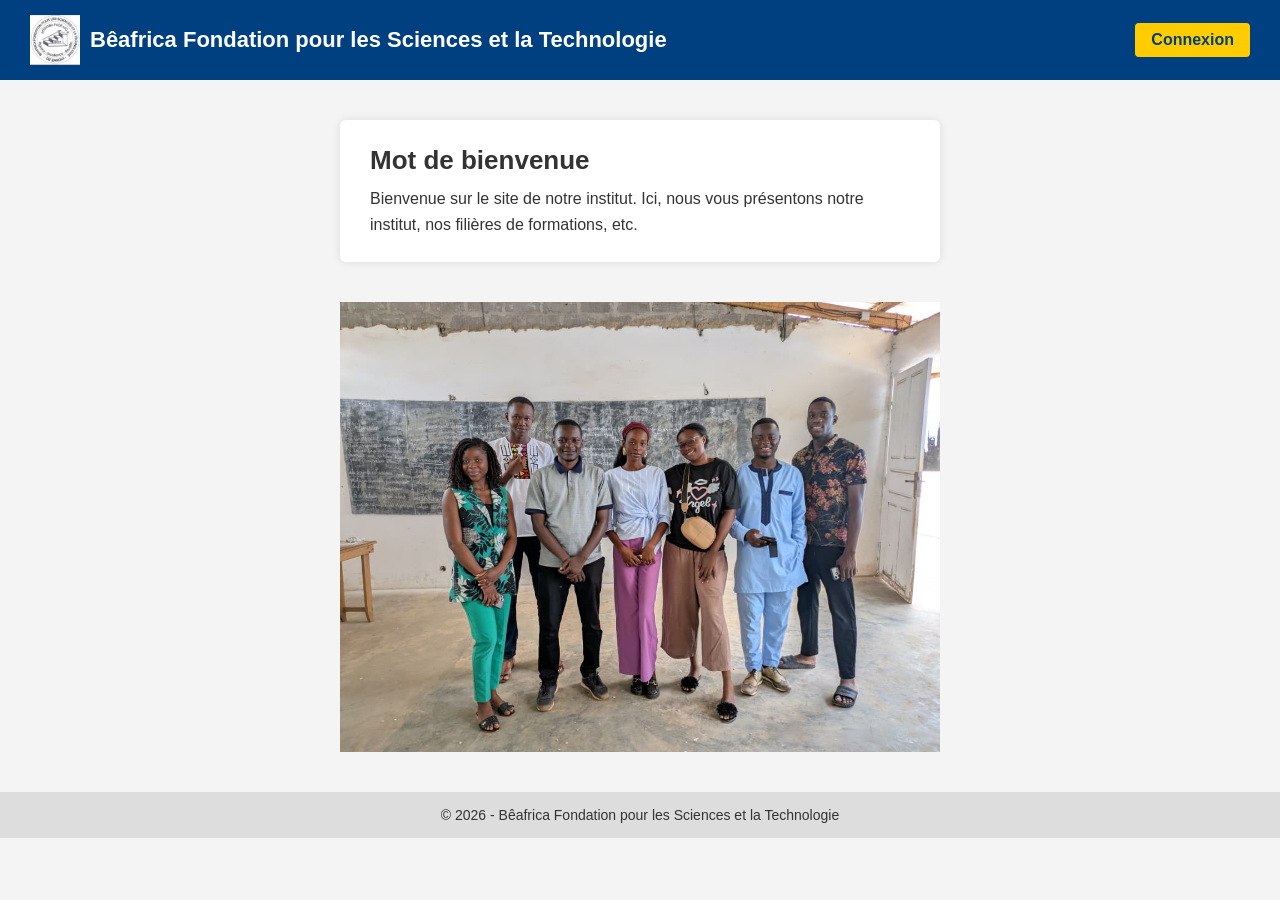
<file: index.html>
<!DOCTYPE html>
<html lang="fr">
<head>
  <meta charset="UTF-8">
  <title>Institut - Bienvenue</title>
  <meta name="viewport" content="width=device-width, initial-scale=1.0">
  <link rel="stylesheet" href="style.css">
</head>
<body>

<header>
  <div class="brand">
    <img src="BFST.jpg" alt="BFST"><!-- remplace par ton fichier logo -->
    <h1>Bêafrica Fondation pour les Sciences et la Technologie</h1>
  </div>
  <a href="login.html" class="header-btn">Connexion</a>
</header>

<main>
  <div class="center-box">
    <h2>Mot de bienvenue</h2>
    <p>
      Bienvenue sur le site de notre institut.  
      Ici, nous vous présentons notre institut, nos filières de formations, etc.
    </p>
  </div>
</main>
<img src="mifa.jpeg" alt="mifa" class="footer-image">
<footer>
  &copy; 2026 - Bêafrica Fondation pour les Sciences et la Technologie
</footer>

</body>
</html>
</file>
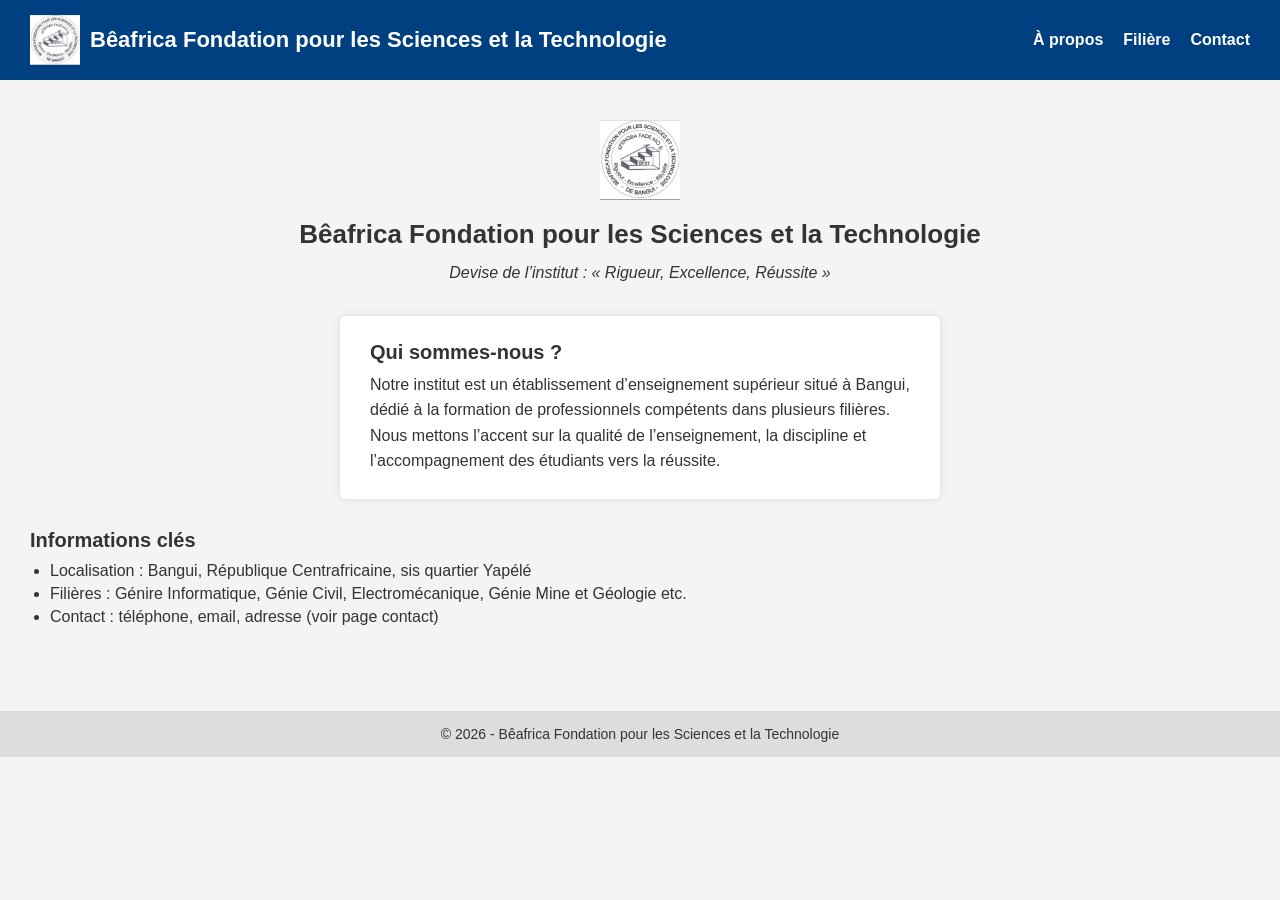
<file: accueil.html>
<!DOCTYPE html>
<html lang="fr">
<head>
  <meta charset="UTF-8">
  <title>Accueil - Institut</title>
  <meta name="viewport" content="width=device-width, initial-scale=1.0">
  <link rel="stylesheet" href="style.css">
</head>
<body>

<header>
  <div class="brand">
    <img src="BFST.jpg" alt="BFST">
    <h1>Bêafrica Fondation pour les Sciences et la Technologie</h1>
  </div>

  <!-- Menu en haut à droite -->
  <nav>
    <ul>
      <li><a href="apropos.html">À propos</a></li>
      <li><a href="filiere.html">Filière</a></li>
      <li><a href="contact.html">Contact</a></li>
    </ul>
  </nav>
</header>

<main>
  <!-- Section présentation + devise -->
  <section style="text-align: center; margin-bottom: 30px;">
    <img src="BFST.jpg" alt="BFST" style="height: 80px; margin-bottom: 15px;">
    <h2>Bêafrica Fondation pour les Sciences et la Technologie</h2>
    <p style="font-style: italic; margin-top: 10px;">
      Devise de l’institut : « Rigueur, Excellence, Réussite »
    </p>
  </section>

  <!-- Section description -->
  <section class="center-box">
    <h3>Qui sommes-nous ?</h3>
    <p>
      Notre institut est un établissement d’enseignement supérieur situé à Bangui,
      dédié à la formation de professionnels compétents dans plusieurs filières.
      Nous mettons l’accent sur la qualité de l’enseignement, la discipline
      et l’accompagnement des étudiants vers la réussite.
    </p>
  </section>

  <!-- Section infos rapides -->
  <section style="margin-top: 30px;">
    <h3>Informations clés</h3>
    <ul style="margin-top: 10px; margin-left: 20px;">
      <li>Localisation : Bangui, République Centrafricaine, sis quartier Yapélé</li>
      <li>Filières : Génire Informatique, Génie Civil, Electromécanique, Génie Mine et Géologie etc.</li>
      <li>Contact : téléphone, email, adresse (voir page contact)</li>
    </ul>
  </section>
</main>


<footer>
  &copy; 2026 - Bêafrica Fondation pour les Sciences et la Technologie
</footer>

</body>
</html>
</file>
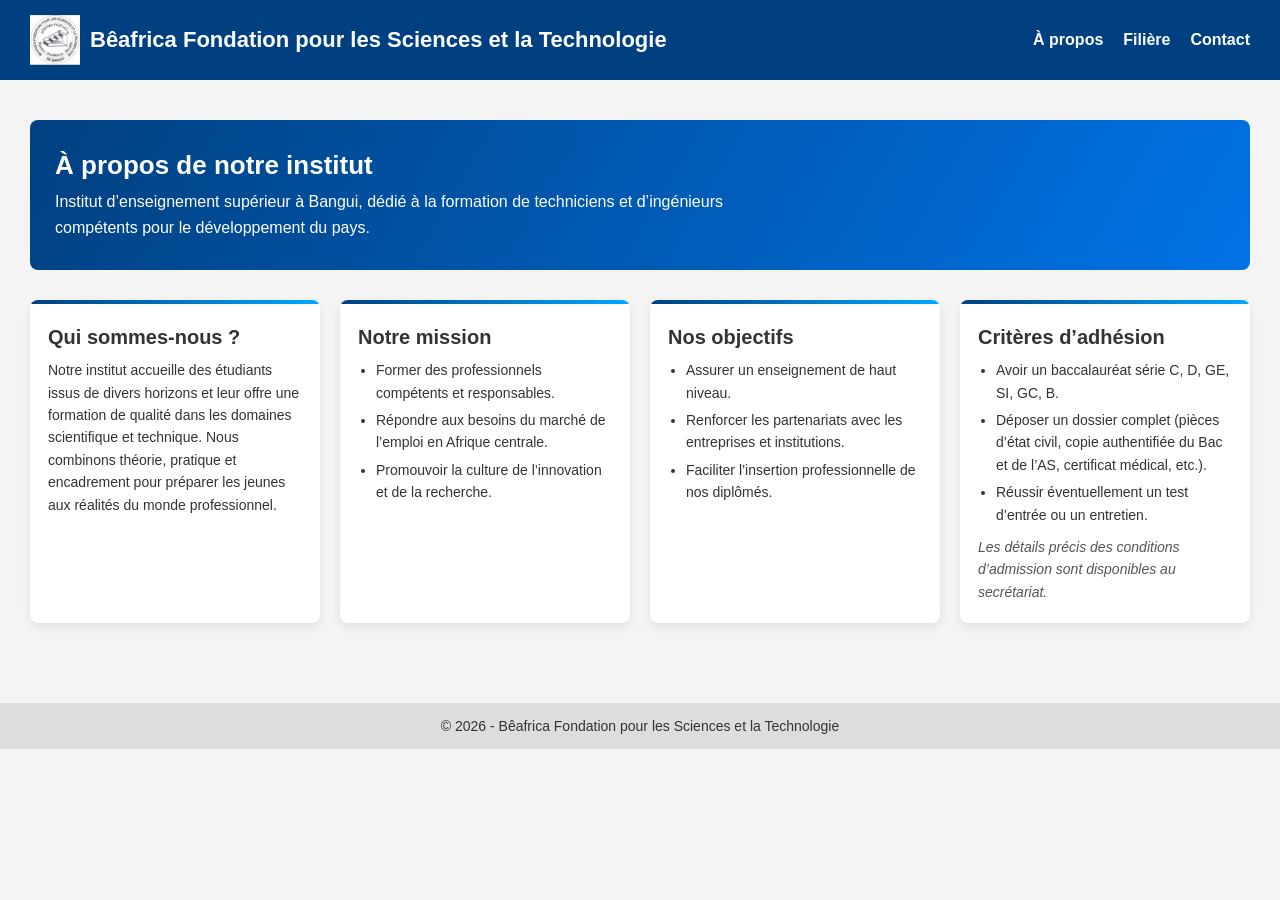
<file: apropos.html>
<!DOCTYPE html>
<html lang="fr">
<head>
  <meta charset="UTF-8">
  <title>À propos - Bêafrica Fondation pour les Sciences et la Technologie</title>
  <meta name="viewport" content="width=device-width, initial-scale=1.0">
  <link rel="stylesheet" href="style.css">
</head>
<body>

<header>
  <div class="brand">
    <img src="BFST.jpg" alt="Logo Institut">
    <h1>Bêafrica Fondation pour les Sciences et la Technologie</h1>
  </div>

  <nav>
    <ul>
      <li><a href="apropos.html">À propos</a></li>
      <li><a href="filiere.html">Filière</a></li>
      <li><a href="contact.html">Contact</a></li>
    </ul>
  </nav>
</header>

<main>
  <!-- Bandeau de présentation -->
  <section class="about-hero">
    <h2>À propos de notre institut</h2>
    <p>
      Institut d’enseignement supérieur à Bangui, dédié à la formation de techniciens
      et d’ingénieurs compétents pour le développement du pays.
    </p>
  </section>

  <!-- Grille des blocs : qui sommes-nous, mission, objectifs, critères -->
  <section class="about-grid">
    <article class="about-card">
      <h3>Qui sommes-nous ?</h3>
      <p>
        Notre institut accueille des étudiants issus de divers horizons et leur offre
        une formation de qualité dans les domaines scientifique et technique. Nous
        combinons théorie, pratique et encadrement pour préparer les jeunes aux
        réalités du monde professionnel.
      </p>
    </article>

    <article class="about-card">
      <h3>Notre mission</h3>
      <ul>
        <li>Former des professionnels compétents et responsables.</li>
        <li>Répondre aux besoins du marché de l’emploi en Afrique centrale.</li>
        <li>Promouvoir la culture de l’innovation et de la recherche.</li>
      </ul>
    </article>

    <article class="about-card">
      <h3>Nos objectifs</h3>
      <ul>
        <li>Assurer un enseignement de haut niveau.</li>
        <li>Renforcer les partenariats avec les entreprises et institutions.</li>
        <li>Faciliter l’insertion professionnelle de nos diplômés.</li>
      </ul>
    </article>

    <article class="about-card">
      <h3>Critères d’adhésion</h3>
      <ul>
        <li>Avoir un baccalauréat série C, D, GE, SI, GC, B.</li>
        <li>
          Déposer un dossier complet (pièces d’état civil, copie authentifiée
          du Bac et de l’AS, certificat médical, etc.).
        </li>
        <li>Réussir éventuellement un test d’entrée ou un entretien.</li>
      </ul>
      <p class="about-note">
        Les détails précis des conditions d’admission sont disponibles au secrétariat.
      </p>
    </article>
  </section>
</main>

<footer>
  &copy; 2026 - Bêafrica Fondation pour les Sciences et la Technologie
</footer>

</body>
</html>
</file>
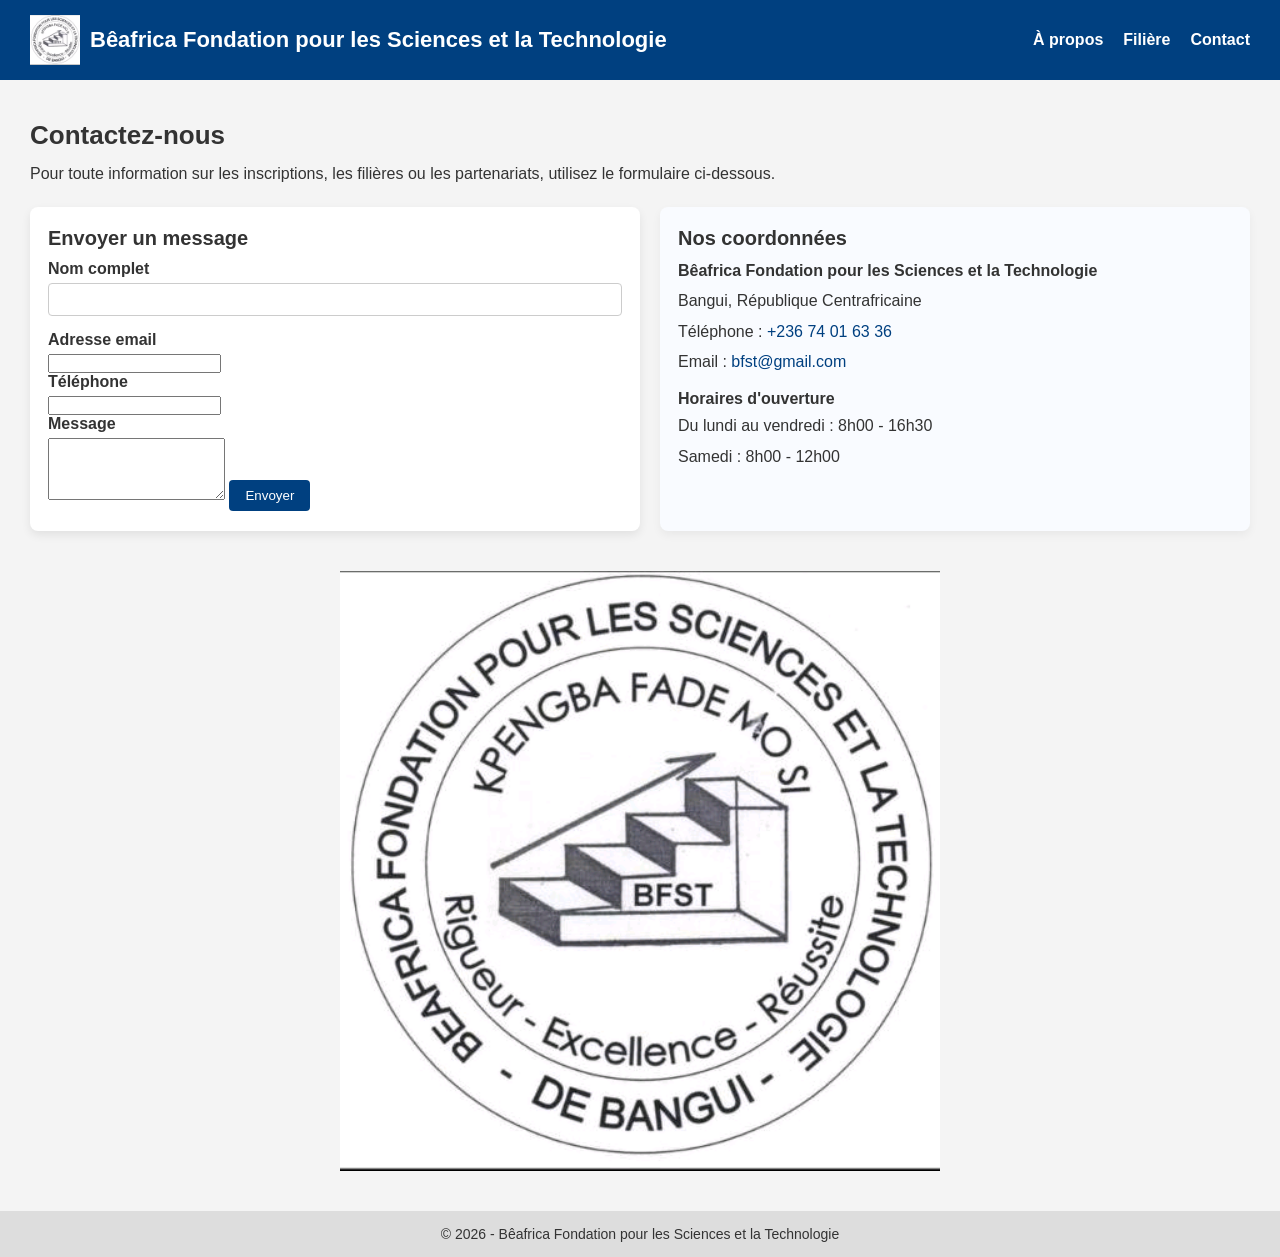
<file: contact.html>
<!DOCTYPE html>
<html lang="fr">
<head>
  <meta charset="UTF-8">
  <title>Contact - Bêafrica Fondation pour les Sciences et la Technologie</title>
  <meta name="viewport" content="width=device-width, initial-scale=1.0">
  <link rel="stylesheet" href="style.css">
</head>
<body>

<header>
  <div class="brand">
    <img src="BFST.jpg" alt="BFST">
    <h1>Bêafrica Fondation pour les Sciences et la Technologie</h1>
  </div>

  <nav>
    <ul>
      <li><a href="apropos.html">À propos</a></li>
      <li><a href="filiere.html">Filière</a></li>
      <li><a href="contact.html">Contact</a></li>
    </ul>
  </nav>
</header>

<main>
  <h2>Contactez-nous</h2>
  <p>Pour toute information sur les inscriptions, les filières ou les partenariats, utilisez le formulaire ci-dessous.</p>

  <section class="contact-layout">
    <!-- Formulaire de contact -->
    <div class="contact-form-box">
      <h3>Envoyer un message</h3>
      <form action="#" method="post">
        <label for="nom">Nom complet</label>
        <input type="text" id="nom" name="nom" required>

        <label for="email">Adresse email</label>
        <input type="email" id="email" name="email" required>

        <label for="telephone">Téléphone</label>
        <input type="tel" id="telephone" name="telephone">

        <label for="message">Message</label>
        <textarea id="message" name="message" rows="4" required></textarea>

        <button type="submit" class="button">Envoyer</button>
      </form>
    </div>

    <!-- Coordonnées de l'institut -->
    <div class="contact-info-box">
      <h3>Nos coordonnées</h3>
      <address>
        <p><strong>Bêafrica Fondation pour les Sciences et la Technologie</strong></p>
        <p>Bangui, République Centrafricaine</p>
        <p>Téléphone : <a href="tel:+23674016336">+236 74 01 63 36</a></p>
        <p>Email : <a href="mailto:bfst@gmail.com">bfst@gmail.com</a></p>
      </address>

      <h4>Horaires d'ouverture</h4>
      <p>Du lundi au vendredi : 8h00 - 16h30</p>
      <p>Samedi : 8h00 - 12h00</p>
    </div>
  </section>
</main>
<img src="BFST.jpg" alt="BFST" class="footer-image">
<footer>
  <p>&copy; 2026 - Bêafrica Fondation pour les Sciences et la Technologie</p>
</footer>

</body>
</html>
</file>
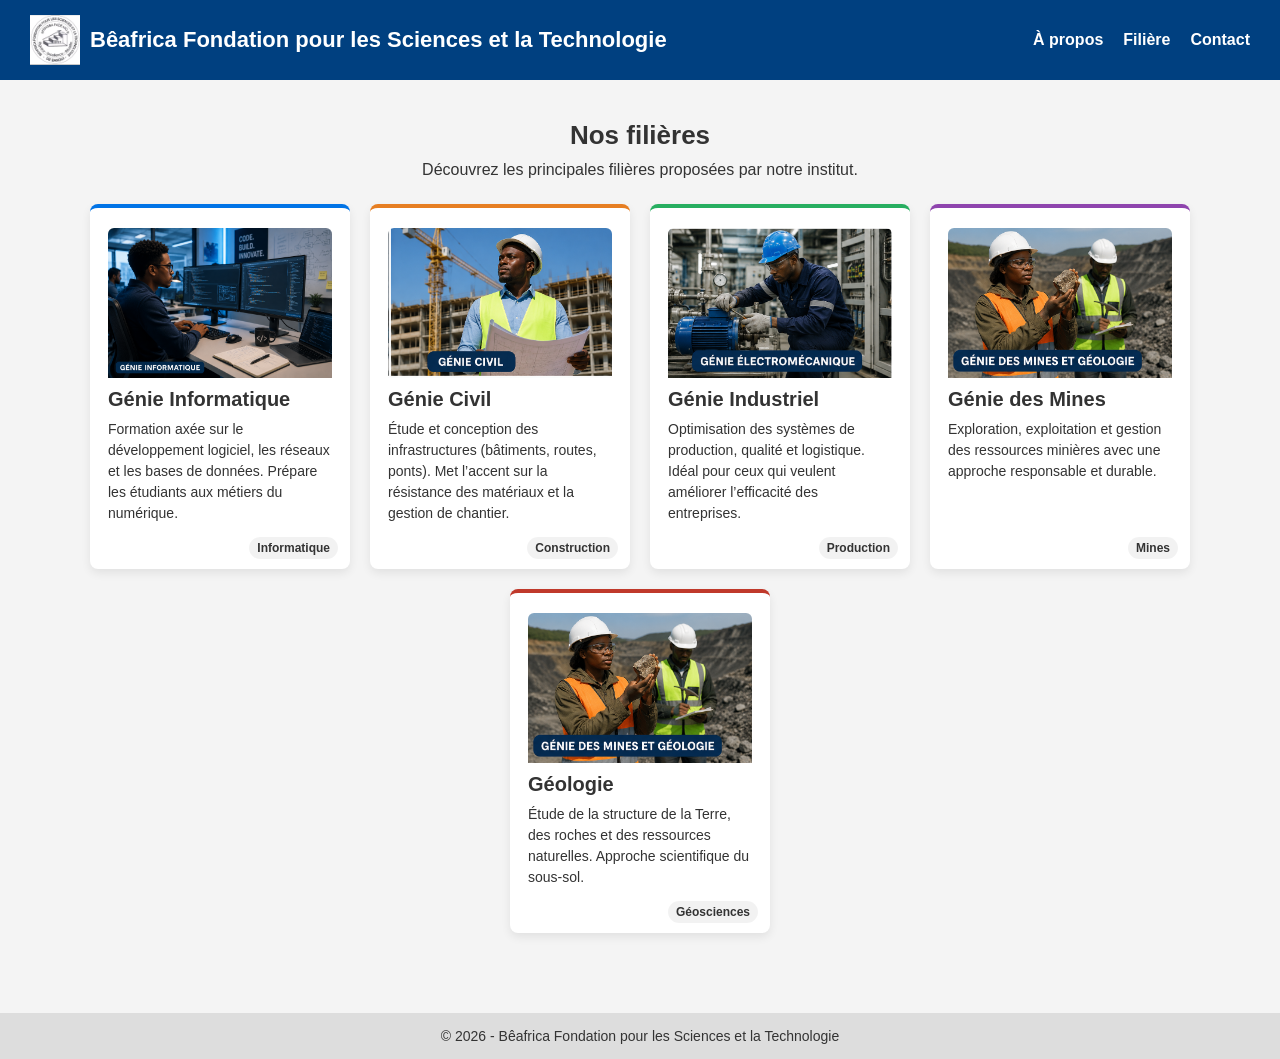
<file: filiere.html>
<!DOCTYPE html>
<html lang="fr">
<head>
  <meta charset="UTF-8">
  <title>Filières - Institut</title>
  <meta name="viewport" content="width=device-width, initial-scale=1.0">
  <link rel="stylesheet" href="style.css">
</head>
<body>

<header>
  <div class="brand">
    <img src="BFST.jpg" alt="BFST">
    <h1>Bêafrica Fondation pour les Sciences et la Technologie</h1>
  </div>

  <nav>
    <ul>
      <li><a href="apropos.html">À propos</a></li>
      <li><a href="filiere.html">Filière</a></li>
      <li><a href="contact.html">Contact</a></li>
    </ul>
  </nav>
</header>

<main>
  <h2><center>Nos filières</center></h2>
  <p><center>Découvrez les principales filières proposées par notre institut.</center></p>

  <section class="filiere-container">
    <!-- Génie Informatique -->
    <article class="filiere-card filiere-informatique">
      <img src="img1.png" alt="Génie Informatique" class="filiere-image">
      <h3>Génie Informatique</h3>
      <p>
        Formation axée sur le développement logiciel, les réseaux et les bases de données.
        Prépare les étudiants aux métiers du numérique.
      </p>
      <span class="tag">Informatique</span>
    </article>

    <!-- Génie Civil -->
    <article class="filiere-card filiere-civil">
       <img src="img12.png" alt="Génie Civil" class="filiere-image">
      <h3>Génie Civil</h3>
      <p>
        Étude et conception des infrastructures (bâtiments, routes, ponts).
        Met l’accent sur la résistance des matériaux et la gestion de chantier.
      </p>
      <span class="tag">Construction</span>
    </article>

    <!-- Génie Industriel -->
    <article class="filiere-card filiere-industriel">
      <img src="img7.png" alt="Génie Industriel" class="filiere-image">
      <h3>Génie Industriel</h3>
      <p>
        Optimisation des systèmes de production, qualité et logistique.
        Idéal pour ceux qui veulent améliorer l’efficacité des entreprises.
      </p>
      <span class="tag">Production</span>
    </article>

    <!-- Mines -->
    <article class="filiere-card filiere-mine">
      <img src="img11.png" alt="Génie Mines" class="filiere-image">
      <h3>Génie des Mines</h3>
      <p>
        Exploration, exploitation et gestion des ressources minières
        avec une approche responsable et durable.
      </p>
      <span class="tag">Mines</span>
    </article>

    <!-- Géologie -->
    <article class="filiere-card filiere-geologie">
        <img src="img11.png" alt="Géologie" class="filiere-image">
      <h3>Géologie</h3>
      <p>
        Étude de la structure de la Terre, des roches et des ressources naturelles.
        Approche scientifique du sous-sol.
      </p>
      <span class="tag">Géosciences</span>
    </article>
  </section>
</main>

<footer>
  &copy; 2026 - Bêafrica Fondation pour les Sciences et la Technologie
</footer>
</footer>

</body>
</html>
</file>
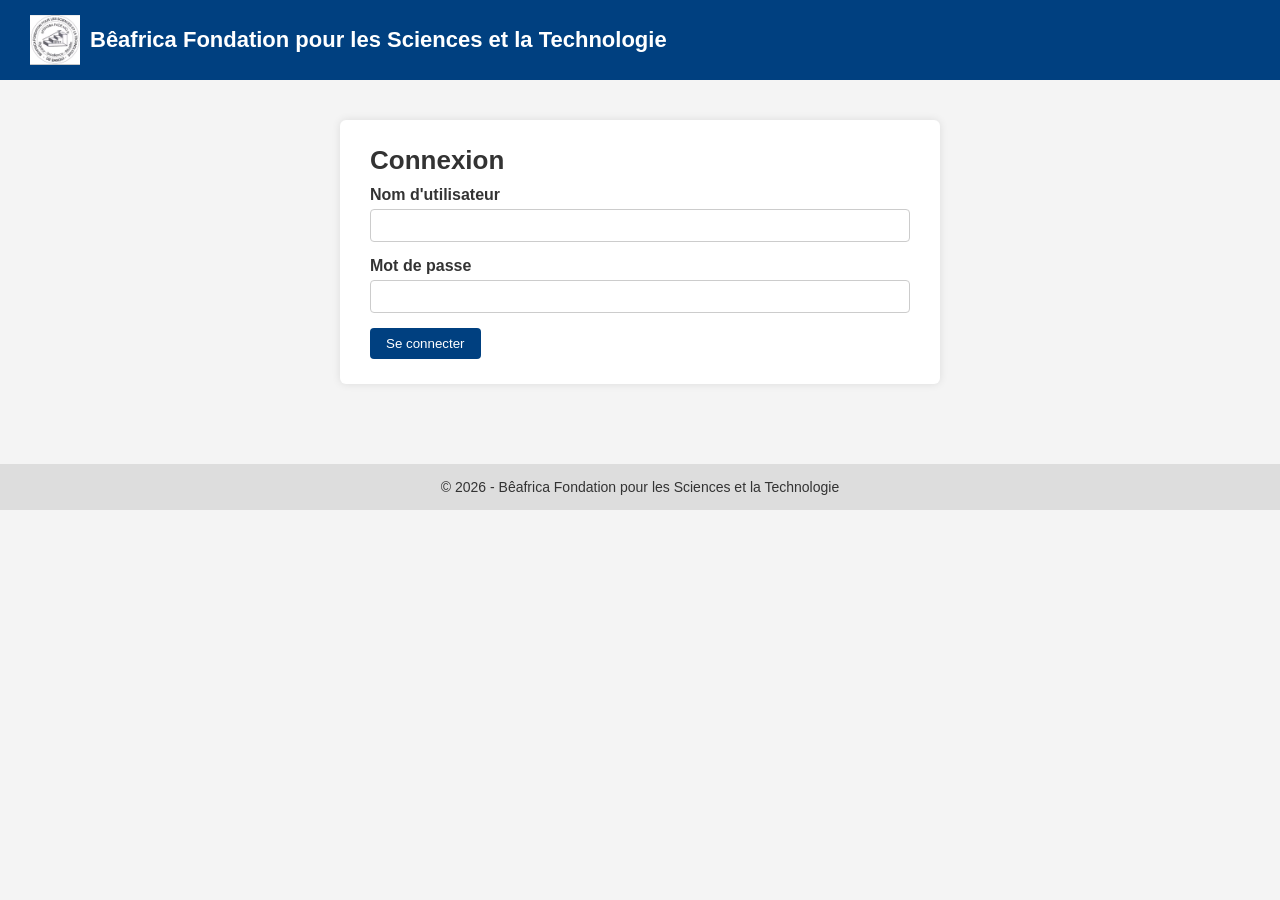
<file: login.html>
<!DOCTYPE html>
<html lang="fr">
<head>
  <meta charset="UTF-8">
  <title>Connexion - Institut</title>
  <meta name="viewport" content="width=device-width, initial-scale=1.0">
  <link rel="stylesheet" href="style.css">
</head>
<body>

<header>
  <div class="brand">
    <img src="BFST.jpg" alt="BFST">
    <h1>Bêafrica Fondation pour les Sciences et la Technologie</h1>
  </div>
</header>

<main>
  <div class="center-box">
    <h2>Connexion</h2>
    <form action="accueil.html" method="get">
      <label for="username">Nom d'utilisateur</label>
      <input type="text" id="username" name="username" required>

      <label for="password">Mot de passe</label>
      <input type="password" id="password" name="password" required>

      <input type="submit" value="Se connecter">
    </form>
  </div>
</main>

<footer>
  &copy; 2026 - Bêafrica Fondation pour les Sciences et la Technologie
</footer>

</body>
</html>
</file>
<file: style.css>
/* Style général */
* {
  box-sizing: border-box;
  margin: 0;
  padding: 0;
  font-family: Arial, sans-serif;
}

body {
  background-color: #f4f4f4;
}

/* En-tête (logo + nom + bouton connexion ou menu) */
header {
  background-color: #004080;
  color: white;
  padding: 15px 30px;
  display: flex;
  align-items: center;
  justify-content: space-between;
}

/* Logo + nom institut */
.brand {
  display: flex;
  align-items: center;
}

.brand img {
  height: 50px;
  margin-right: 10px;
}

.brand h1 {
  font-size: 22px;
}

/* Bouton en-tête (connexion) */
.header-btn {
  background-color: #ffcc00;
  color: #004080;
  padding: 8px 16px;
  text-decoration: none;
  border-radius: 4px;
  font-weight: bold;
}

.header-btn:hover {
  background-color: #ffdd33;
}

/* Menu en haut à droite pour la page accueil */
nav ul {
  list-style: none;
  display: flex;
  gap: 20px;
}

nav a {
  color: white;
  text-decoration: none;
  font-weight: bold;
}

nav a:hover {
  text-decoration: underline;
}

/* Contenu principal */
main {
  padding: 40px 30px;
}

/* Bloc centré (utile pour la page d’accueil ou le login) */
.center-box {
  max-width: 400px;
  margin: 40px auto;
  background-color: white;
  padding: 25px 30px;
  border-radius: 6px;
  box-shadow: 0 0 8px rgba(0,0,0,0.1);
}

/* Formulaire */
form label {
  display: block;
  margin-bottom: 5px;
  font-weight: bold;
}

form input[type="text"],
form input[type="password"] {
  width: 100%;
  padding: 8px;
  margin-bottom: 15px;
  border-radius: 4px;
  border: 1px solid #ccc;
}

form input[type="submit"],
.button {
  display: inline-block;
  background-color: #004080;
  color: white;
  padding: 8px 16px;
  border: none;
  border-radius: 4px;
  text-decoration: none;
  cursor: pointer;
}

form input[type="submit"]:hover,
.button:hover {
  background-color: #0055aa;
}

/* Pied de page */
footer {
  text-align: center;
  padding: 15px;
  background-color: #ddd;
  margin-top: 40px;
  font-size: 14px;
}
/* Reset et style général */
* {
  box-sizing: border-box;
  margin: 0;
  padding: 0;
  font-family: Arial, sans-serif;
}

body {
  background-color: #f4f4f4;
  color: #333;
}

/* En-tête (logo + nom + bouton connexion ou menu) */
header {
  background-color: #004080;
  color: white;
  padding: 15px 30px;
  display: flex;
  align-items: center;
  justify-content: space-between;
}

/* Logo + nom institut */
.brand {
  display: flex;
  align-items: center;
}

.brand img {
  height: 50px;
  margin-right: 10px;
}

.brand h1 {
  font-size: 22px;
}

/* Bouton en-tête (connexion) */
.header-btn {
  background-color: #ffcc00;
  color: #004080;
  padding: 8px 16px;
  text-decoration: none;
  border-radius: 4px;
  font-weight: bold;
}

.header-btn:hover {
  background-color: #ffdd33;
}

/* Menu en haut à droite pour la page accueil et autres */
nav ul {
  list-style: none;
  display: flex;
  gap: 20px;
}

nav a {
  color: white;
  text-decoration: none;
  font-weight: bold;
}

nav a:hover {
  text-decoration: underline;
}

/* Contenu principal */
main {
  padding: 40px 30px;
}

/* Boîte centrée (utile pour login, sections importantes) */
.center-box {
  max-width: 600px;
  margin: 0 auto;
  background-color: white;
  padding: 25px 30px;
  border-radius: 6px;
  box-shadow: 0 0 8px rgba(0,0,0,0.1);
}

/* Titres */
h2 {
  font-size: 26px;
  margin-bottom: 10px;
}

h3 {
  font-size: 20px;
  margin-bottom: 8px;
}

/* Paragraphes et listes dans main */
main p {
  line-height: 1.6;
  margin-top: 5px;
}

main ul {
  margin-top: 10px;
  margin-left: 20px;
}

main li {
  margin-bottom: 5px;
}

/* Formulaire */
form label {
  display: block;
  margin-bottom: 5px;
  font-weight: bold;
}

form input[type="text"],
form input[type="password"] {
  width: 100%;
  padding: 8px;
  margin-bottom: 15px;
  border-radius: 4px;
  border: 1px solid #ccc;
}

form input[type="submit"],
.button {
  display: inline-block;
  background-color: #004080;
  color: white;
  padding: 8px 16px;
  border: none;
  border-radius: 4px;
  text-decoration: none;
  cursor: pointer;
}

form input[type="submit"]:hover,
.button:hover {
  background-color: #0055aa;
}

/* Pied de page */
footer {
  text-align: center;
  padding: 15px;
  background-color: #ddd;
  margin-top: 40px;
  font-size: 14px;
}

/* Petit bonus : rendre la mise en page un peu plus agréable sur mobile */
@media (max-width: 600px) {
  header {
    flex-direction: column;
    align-items: flex-start;
    gap: 10px;
  }

  nav ul {
    gap: 10px;
    flex-wrap: wrap;
  }

  main {
    padding: 20px 15px;
  }
}
/* ====== Section FILIERES (cards) ====== */

.filiere-container {
  margin-top: 25px;
  display: flex;
  flex-wrap: wrap;
  gap: 20px;
  justify-content: center;
}

.filiere-card {
  background-color: white;
  width: 260px;
  min-height: 180px;
  border-radius: 8px;
  padding: 20px 18px;
  box-shadow: 0 4px 10px rgba(0,0,0,0.08);
  position: relative;
  overflow: hidden;
  border-top: 4px solid #004080;
  transition: transform 0.2s ease, box-shadow 0.2s ease;
}

.filiere-card h3 {
  margin-bottom: 8px;
}

.filiere-card p {
  font-size: 14px;
  line-height: 1.5;
  margin-bottom: 25px;
}

.filiere-card .tag {
  position: absolute;
  bottom: 10px;
  right: 12px;
  font-size: 12px;
  padding: 4px 8px;
  border-radius: 12px;
  background-color: rgba(0,0,0,0.05);
  font-weight: bold;
}

/* Effet au survol */
.filiere-card:hover {
  transform: translateY(-5px);
  box-shadow: 0 8px 18px rgba(0,0,0,0.15);
}

/* Couleurs spécifiques par filière */
.filiere-informatique {
  border-top-color: #0073e6;
}

.filiere-civil {
  border-top-color: #e67e22;
}

.filiere-industriel {
  border-top-color: #27ae60;
}

.filiere-mine {
  border-top-color: #8e44ad;
}

.filiere-geologie {
  border-top-color: #c0392b;
}

/* Responsive : sur petits écrans, les cartes prennent toute la largeur */
@media (max-width: 600px) {
  .filiere-card {
    width: 100%;
  }
}
.filiere-image {
  width: 100%;
  height: 150px;        /* taille plus confortable */
  object-fit: cover;    /* recadre sans déformer l'image */
  border-radius: 6px 6px 0 0;
  display: block;
  margin-bottom: 10px;  /* petit espace avec le titre */
}
/* ====== PAGE A PROPOS ====== */

/* Bandeau en haut */
.about-hero {
  background: linear-gradient(120deg, #004080, #0073e6);
  color: white;
  padding: 30px 25px;
  border-radius: 8px;
  margin-bottom: 30px;
  text-align: left;
}

.about-hero h2 {
  font-size: 26px;
  margin-bottom: 8px;
}

.about-hero p {
  max-width: 700px;
  line-height: 1.6;
}

/* Grille des cartes (mission, objectifs, critères…) */
.about-grid {
  display: flex;
  flex-wrap: wrap;
  gap: 20px;
  margin-top: 10px;
}

.about-card {
  flex: 1 1 260px;
  background-color: white;
  border-radius: 8px;
  padding: 20px 18px;
  box-shadow: 0 4px 10px rgba(0,0,0,0.08);
  position: relative;
  overflow: hidden;
}

/* Petite barre colorée en haut des cartes */
.about-card::before {
  content: "";
  position: absolute;
  top: 0;
  left: 0;
  height: 4px;
  width: 100%;
  background: linear-gradient(90deg, #004080, #00a8ff);
}

.about-card h3 {
  margin-bottom: 10px;
  padding-top: 6px;
}

.about-card p,
.about-card li {
  font-size: 14px;
  line-height: 1.6;
}

.about-card ul {
  margin-left: 18px;
  margin-top: 5px;
}

.about-note {
  margin-top: 10px;
  font-size: 13px;
  font-style: italic;
  color: #555;
}

/* Responsive pour petits écrans */
@media (max-width: 600px) {
  .about-hero {
    padding: 20px 15px;
  }

  .about-grid {
    flex-direction: column;
  }
}
.footer-image {
  display: block;
  width: 100%;
  max-width: 600px;   /* même largeur max que .center-box */
  height: auto;
  margin: 0 auto 10px;  /* centre l’image */
}
/* Images flexibles sur tout le site */
img {
  max-width: 100%;
  height: auto;
}

/* Le main respire un peu moins sur mobile */
@media (max-width: 600px) {
  header {
    flex-direction: column;
    align-items: flex-start;
    gap: 10px;
  }

  nav ul {
    gap: 10px;
    flex-wrap: wrap;
  }

  main {
    padding: 20px 15px;
  }

  .center-box {
    max-width: 100%; /* prend toute la largeur sur petit écran */
  }
}
/* ====== PAGE CONTACT ====== */

.contact-layout {
  display: flex;
  flex-wrap: wrap;
  gap: 20px;
  margin-top: 20px;
}

/* Bloc formulaire */
.contact-form-box {
  flex: 1 1 280px;
  background-color: white;
  padding: 20px 18px;
  border-radius: 8px;
  box-shadow: 0 4px 10px rgba(0,0,0,0.08);
}

.contact-form-box h3 {
  margin-bottom: 10px;
}

/* On réutilise les styles de form déjà définis (labels, input, textarea, .button) */

/* Bloc infos contact */
.contact-info-box {
  flex: 1 1 260px;
  background-color: #f9fbff;
  padding: 20px 18px;
  border-radius: 8px;
  box-shadow: 0 4px 10px rgba(0,0,0,0.05);
}

.contact-info-box h3 {
  margin-bottom: 8px;
}

.contact-info-box h4 {
  margin-top: 15px;
  margin-bottom: 5px;
}

.contact-info-box address {
  font-style: normal;
  line-height: 1.6;
  margin-bottom: 10px;
}

.contact-info-box a {
  color: #004080;
  text-decoration: none;
}

.contact-info-box a:hover {
  text-decoration: underline;
}

/* Responsive : sur petit écran, les blocs passent l'un sous l'autre */
@media (max-width: 600px) {
  .contact-layout {
    flex-direction: column;
  }
}
</file>
